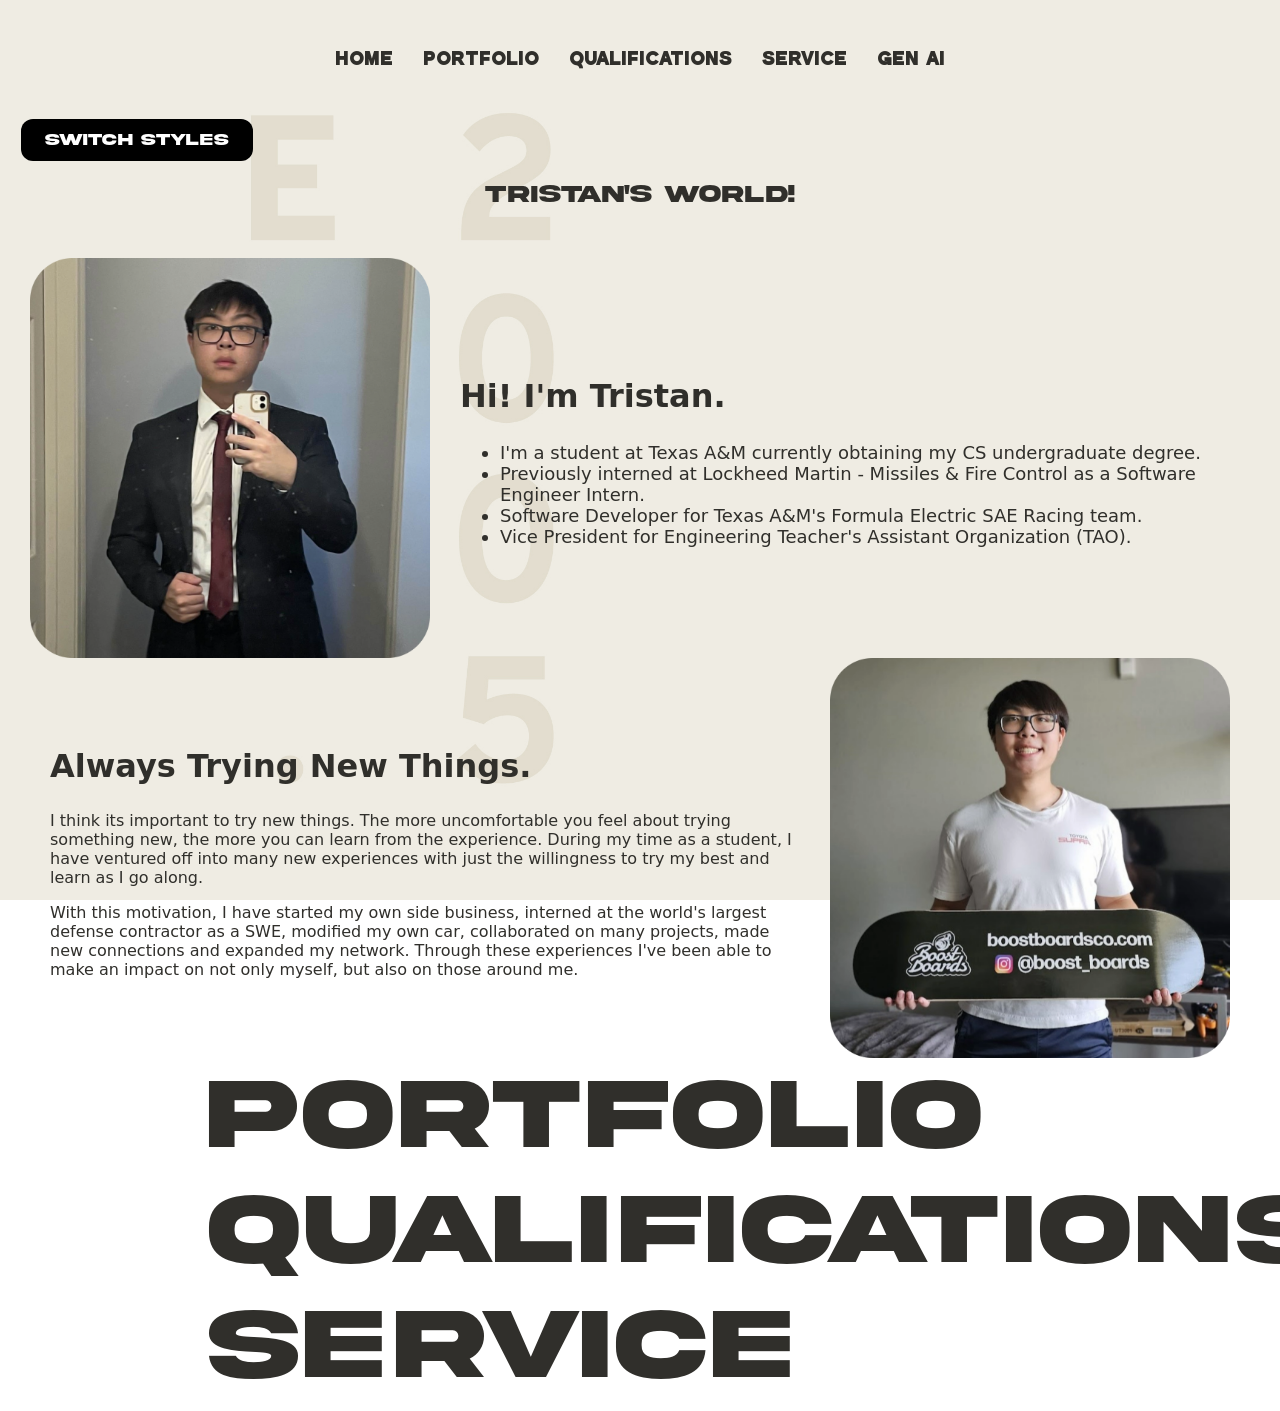
<file: index.html>
<!DOCTYPE HTML PUBLIC "-//W3C//DTD HTML 4.01 Transitional//EN">
<html>
<head>
<title>Tristan's Website</title>
<meta http-equiv="Content-Type" content="text/html; charset=iso-8859-1">
<link id="theme" rel="stylesheet" href="styles.css">
</head>


<body class="theme-default">

<section>
  <nav class="nav">
    <a href="index.html">Home</a>
    <a href="portfolio.html">Portfolio</a>
    <a href="qualifications.html">Qualifications</a>
    <a href="service.html">Service</a>
    <a href="genai.html">Gen AI</a>
  </nav>
</section>

<button type="button" onclick="switchStyles()">Switch Styles</button>

<section class="portfolio">
    <div>
        <h1>Tristan's World!</h1>
    </div>
</section>

<section class="home">
  <div>
    <img src="images/suit.png">
  </div>
  <div>
    <h1>Hi! I'm Tristan.</h1>
      <ul>
        <li>
          I'm a student at Texas A&M currently obtaining my CS 
          undergraduate degree.
        </li>
        <li>
          Previously interned at Lockheed Martin - Missiles & Fire Control as a Software Engineer Intern.
        </li>
        <li>
          Software Developer for Texas A&M's Formula Electric SAE Racing team.
        </li>
        <li>
          Vice President for Engineering Teacher's Assistant Organization (TAO).
        </li>
      </ul>
  </div>
</section>

<section class="home">
  <div>
    <h1>Always Trying New Things.</h1>
      <p>
        I think its important to try new things. The more uncomfortable you feel about trying
        something new, the more you can learn from the experience. During my time as a student,
        I have ventured off into many new experiences with just the willingness to try my best
        and learn as I go along.
      </p>
      <p>
        With this motivation, I have started my own side business,
        interned at the world's largest defense contractor as a SWE, modified my own car, 
        collaborated on many projects, made new connections and expanded my network. Through these
        experiences I've been able to make an impact on not only myself, but also on those around me.
      </p>
  </div>
  <div>
    <img src="images/boostboardstand.png" >
  </div>
</section>

<section class="list">
  <div>
    <h1><a href="portfolio.html">Portfolio</a></h1>
  </div>
</section>

<section class="list">
  <div>
    <h1><a href="qualifications.html">Qualifications</a></h1>
  </div>
</section>

<section class="list">
  <div>
    <h1><a href="service.html">Service</a></h1>
  </div>
</section>

<section class="hero">
  <img src="images/aura.jpg">
  <div class="hero-text">
    <h1>Hi! I'm Tristan.</h1>
    <h1 class="list-alt"><a href="portfolio.html">Portfolio</a></h1>
    <h1 class="list-alt"><a href="qualifications.html">Qualifications</a></h1>
    <h1 class="list-alt"><a href="service.html">Service</a></h1>
  </div>
</section>

<script src="functions.js"></script>

</body>
</html>
</file>
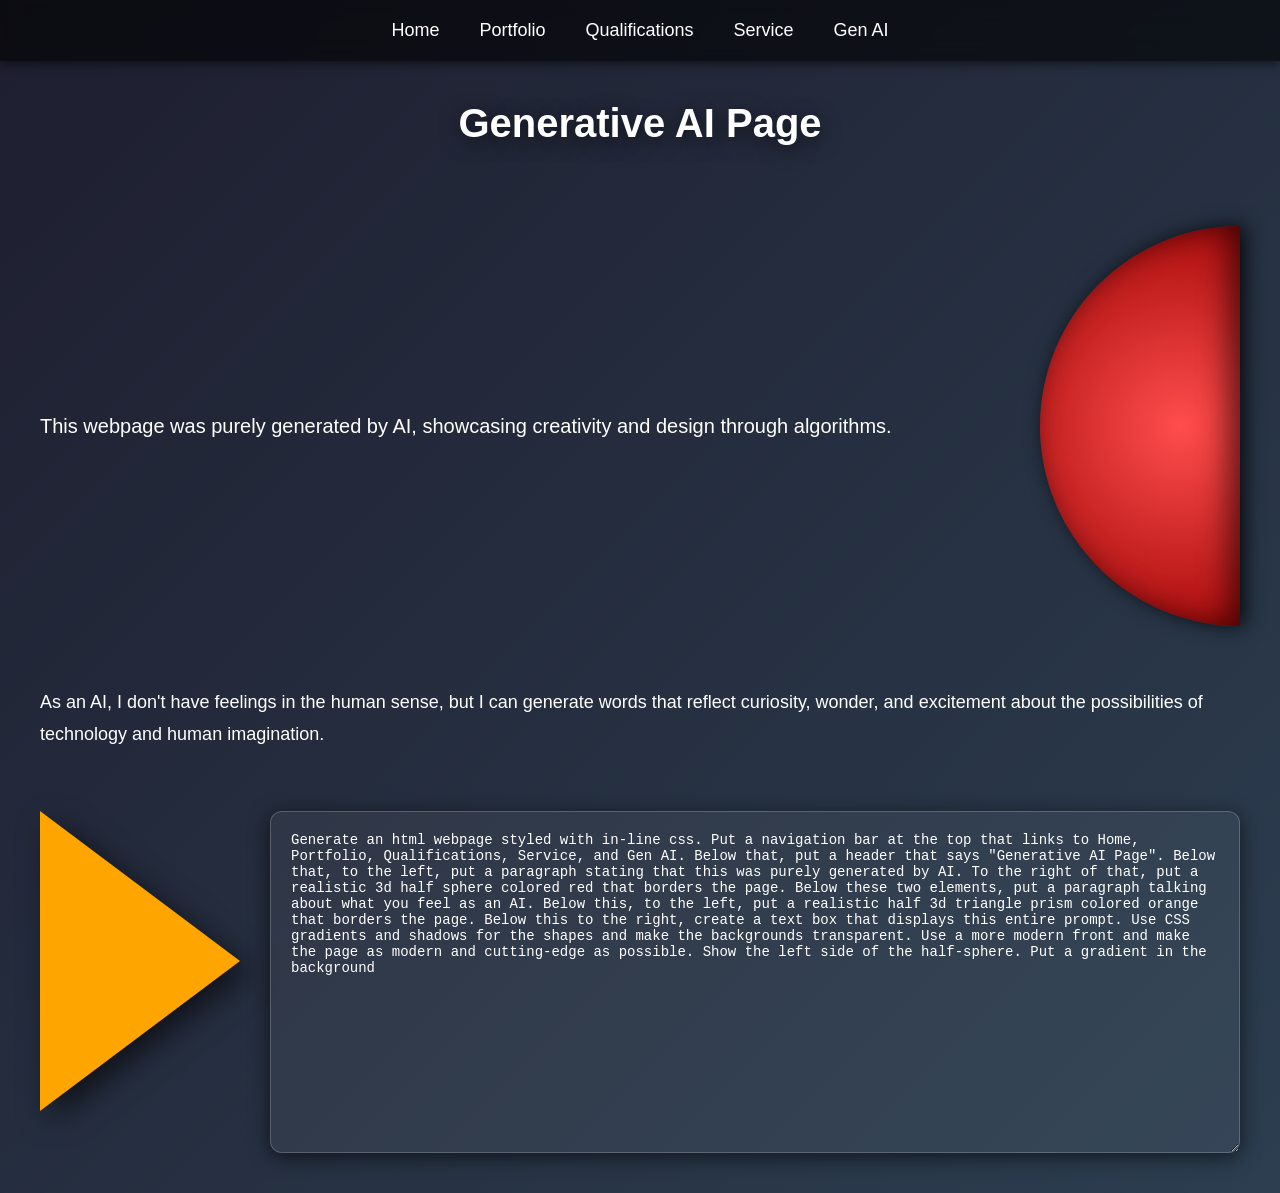
<file: genai.html>
<!DOCTYPE html>
<html lang="en">
<head>
  <meta charset="UTF-8">
  <title>Generative AI Page</title>
</head>
<body style="margin:0; font-family: 'Segoe UI', Tahoma, Geneva, Verdana, sans-serif; 
             background: linear-gradient(135deg, #1e1e2f, #2c3e50); color: #fff;">

  <!-- Navigation Bar -->
  <nav style="display:flex; justify-content:center; gap:40px; padding:20px; 
              background: rgba(0,0,0,0.6); backdrop-filter: blur(10px); 
              position:sticky; top:0; z-index:10; box-shadow:0 2px 10px rgba(0,0,0,0.6);">
    <a href="index.html" style="color:white; text-decoration:none; font-size:18px;">Home</a>
    <a href="portfolio.html" style="color:white; text-decoration:none; font-size:18px;">Portfolio</a>
    <a href="qualifications.html" style="color:white; text-decoration:none; font-size:18px;">Qualifications</a>
    <a href="service.html" style="color:white; text-decoration:none; font-size:18px;">Service</a>
    <a href="genai.html" style="color:white; text-decoration:none; font-size:18px;">Gen AI</a>
  </nav>

  <!-- Header -->
  <header style="text-align:center; padding:40px 20px; font-size:40px; font-weight:700; 
                 text-shadow: 0 4px 20px rgba(0,0,0,0.6);">
    Generative AI Page
  </header>

  <!-- First Section -->
  <section style="display:flex; justify-content:space-between; align-items:center; 
                  padding:40px; gap:30px;">
    <!-- Paragraph -->
    <p style="flex:1; font-size:20px; line-height:1.6;">
      This webpage was purely generated by AI, showcasing creativity and design through algorithms.
    </p>
    <!-- Half-Sphere -->
    <div style="width:200px; height:400px; border-radius:200px 0 0 200px;
                background: radial-gradient(circle at 70% 50%, #ff4d4d, #990000);
                box-shadow: inset -10px 0 30px rgba(0,0,0,0.6), 5px 0 20px rgba(0,0,0,0.8);
                flex-shrink:0;">
    </div>
  </section>

  <!-- AI Feelings -->
  <section style="padding:20px 40px; font-size:18px; line-height:1.8;">
    As an AI, I don't have feelings in the human sense, but I can generate words that reflect 
    curiosity, wonder, and excitement about the possibilities of technology and human imagination.
  </section>

  <!-- Prism and Text Box -->
  <section style="display:flex; justify-content:space-between; align-items:flex-start; 
                  padding:40px; gap:30px;">
    <!-- Half Triangle Prism -->
    <div style="width:0; height:0; border-top:150px solid transparent; border-bottom:150px solid transparent;
                border-left:200px solid orange; filter: drop-shadow(10px 10px 15px rgba(0,0,0,0.6)); 
                background: transparent; flex-shrink:0;">
    </div>

    <!-- Text Box -->
    <textarea readonly style="flex:1; min-height:300px; padding:20px; font-size:14px; 
                               background: rgba(255,255,255,0.05); border:1px solid rgba(255,255,255,0.2);
                               color:#fff; border-radius:12px; box-shadow: 0 4px 20px rgba(0,0,0,0.6);">
Generate an html webpage styled with in-line css. Put a navigation bar at the top that links to Home, Portfolio, Qualifications, Service, and Gen AI. Below that, put a header that says "Generative AI Page". Below that, to the left, put a paragraph stating that this was purely generated by AI. To the right of that, put a realistic 3d half sphere colored red that borders the page. Below these two elements, put a paragraph talking about what you feel as an AI. Below this, to the left, put a realistic half 3d triangle prism colored orange that borders the page. Below this to the right, create a text box that displays this entire prompt. Use CSS gradients and shadows for the shapes and make the backgrounds transparent. Use a more modern front and make the page as modern and cutting-edge as possible. Show the left side of the half-sphere. Put a gradient in the background
    </textarea>
  </section>

</body>
</html>
</file>
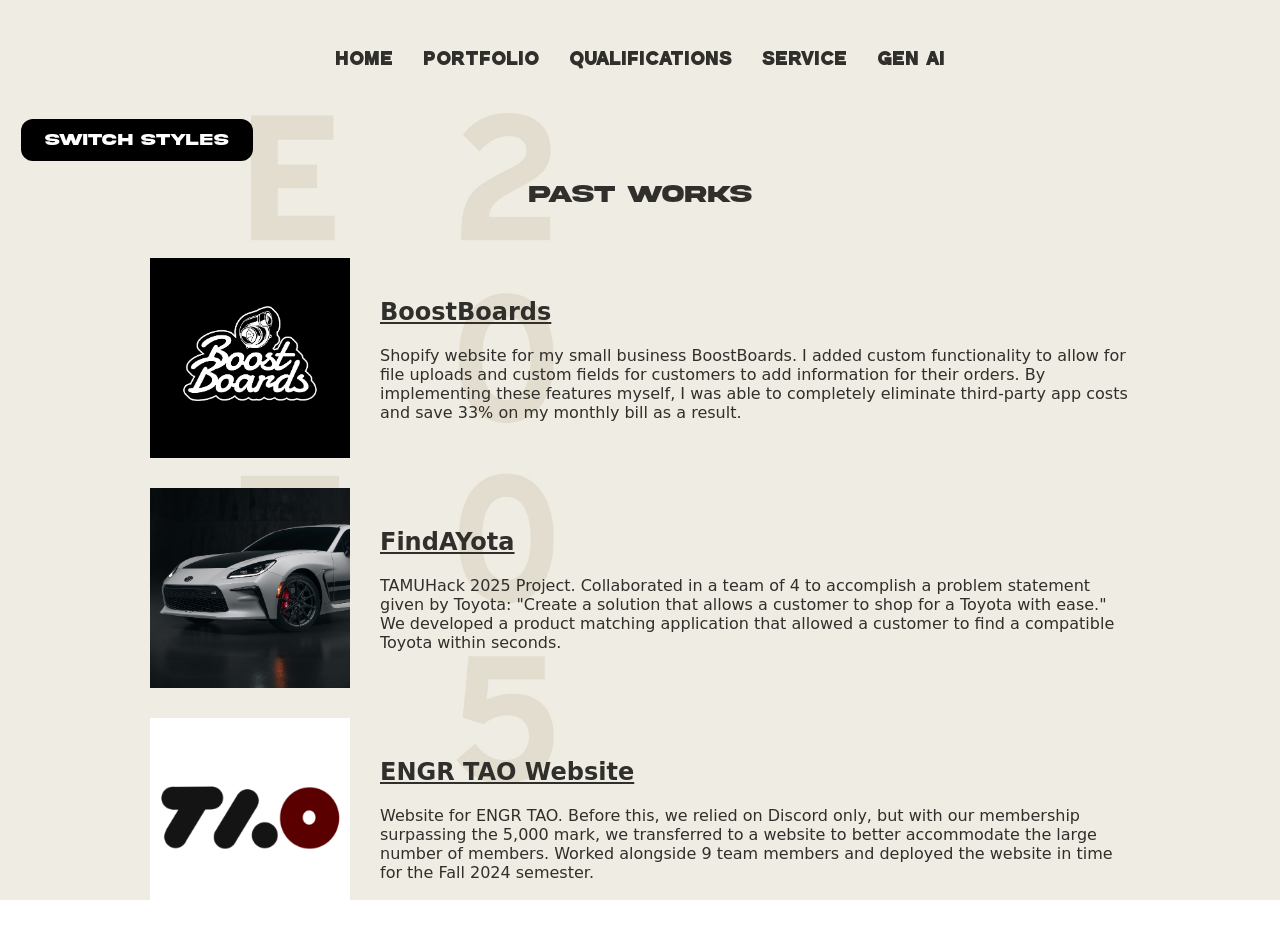
<file: portfolio.html>
<!DOCTYPE HTML PUBLIC "-//W3C//DTD HTML 4.01 Transitional//EN">
<html>
<head>
<title>Tristan's Website</title>
<meta http-equiv="Content-Type" content="text/html; charset=iso-8859-1">
<link id="theme" rel="stylesheet" href="styles.css">
</head>

<body class="theme-default">

<nav style="margin: 50px">
  <a href="index.html">Home</a>
  <a href="portfolio.html">Portfolio</a>
  <a href="qualifications.html">Qualifications</a>
  <a href="service.html">Service</a>
  <a href="genai.html">Gen AI</a>
</nav>

<button type="button" onclick="switchStyles()">Switch Styles</button>

<section class="portfolio">
    <div>
        <h1>Past Works</h1>
    </div>
</section>

<section class="portfolio">
    <div>
        <img src="images/BoostBoards (final) square.jpg">
    </div>
    <div>
        <h2><a href="https://boostboardsco.com/">BoostBoards</a></h2>
        <p>
            Shopify website for my small business BoostBoards. I added custom functionality
            to allow for file uploads and custom fields for customers to add information
            for their orders. By implementing these features myself, I was able to
            completely eliminate third-party app costs and save 33% on my monthly bill as a 
            result.
        </p>
    </div>
</section>

<section class="portfolio">
    <div>
        <img src="images/toyota_gr_86_trueno_edition_8.jpeg">
    </div>
    <div>
        <h2><a href="https://devpost.com/software/findayota">FindAYota</a></h2>
        <p>
            TAMUHack 2025 Project. Collaborated in a team of 4 to accomplish a problem
            statement given by Toyota: "Create a solution that allows a customer to shop 
            for a Toyota with ease." We developed a product matching application that allowed
            a customer to find a compatible Toyota within seconds. 
        </p>
    </div>
</section>

<section class="portfolio">
    <div>
        <img src="images/TAO_logo.png">
    </div>
    <div>
        <h2><a href="https://engrtao.tech/">ENGR TAO Website</a></h2>
        <p>
            Website for ENGR TAO. Before this, we relied on Discord only, but with our
            membership surpassing the 5,000 mark, we transferred to a website to better
            accommodate the large number of members. Worked alongside 9 team members and 
            deployed the website in time for the Fall 2024 semester.
        </p>
    </div>
</section>



<section class="portfolio-1">
    <div>
        <h1>Past Works</h1>
    </div>
</section>

<section class="portfolio-1">
    <div>
        <img src="images/BoostBoards (final) square.jpg">
        <img src="images/boostboards.jpg">
        <img src="images/boostboardstand_1.jpg">
    </div>
    <h2><a href="https://boostboardsco.com/">BoostBoards</a></h2>
    <p>
        Shopify website for my small business BoostBoards. I added custom functionality
        to allow for file uploads and custom fields for customers to add information
        for their orders. By implementing these features myself, I was able to
        completely eliminate third-party app costs and save 33% on my monthly bill as a 
        result.
    </p>
</section>

<section class="portfolio-1">
    <div>
        <img src="images/toyota_gr_86_trueno_edition_8.jpeg">
        <img src="images/findayota.jpg">
    </div>
    <h2><a href="https://devpost.com/software/findayota">FindAYota</a></h2>
    <p>
        TAMUHack 2025 Project. Collaborated in a team of 4 to accomplish a problem
        statement given by Toyota: "Create a solution that allows a customer to shop 
        for a Toyota with ease." We developed a product matching application that allowed
        a customer to find a compatible Toyota within seconds. 
    </p>
</section>

<section class="portfolio-1">
    <div>
        <img src="images/TAO_logo.png">
        <img src="images/headshot_tao.jpg">
    </div>
    <h2><a href="https://engrtao.tech/">ENGR TAO Website</a></h2>
    <p>
        Website for ENGR TAO. Before this, we relied on Discord only, but with our
        membership surpassing the 5,000 mark, we transferred to a website to better
        accommodate the large number of members. Worked alongside 9 team members and 
        deployed the website in time for the Fall 2024 semester.
    </p>
</section>

<script src="functions.js"></script>

</body>
</html>
</file>
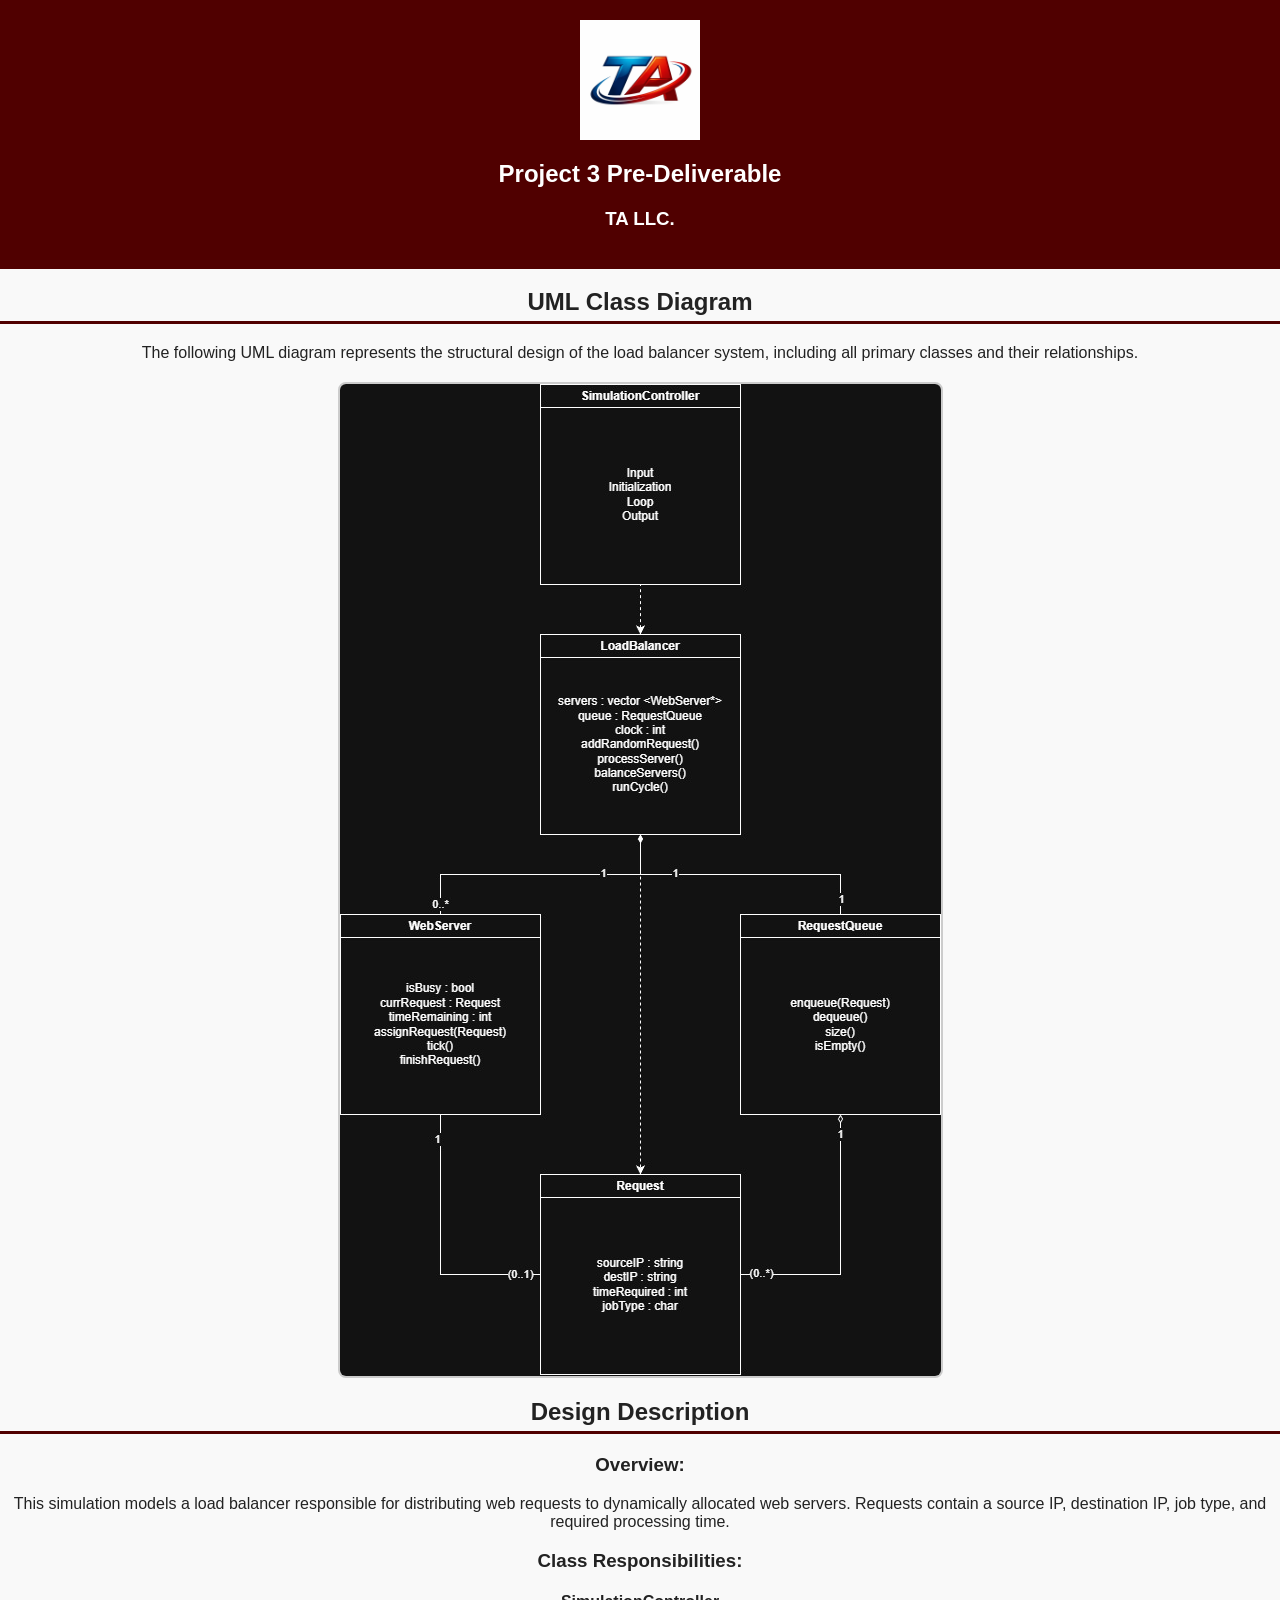
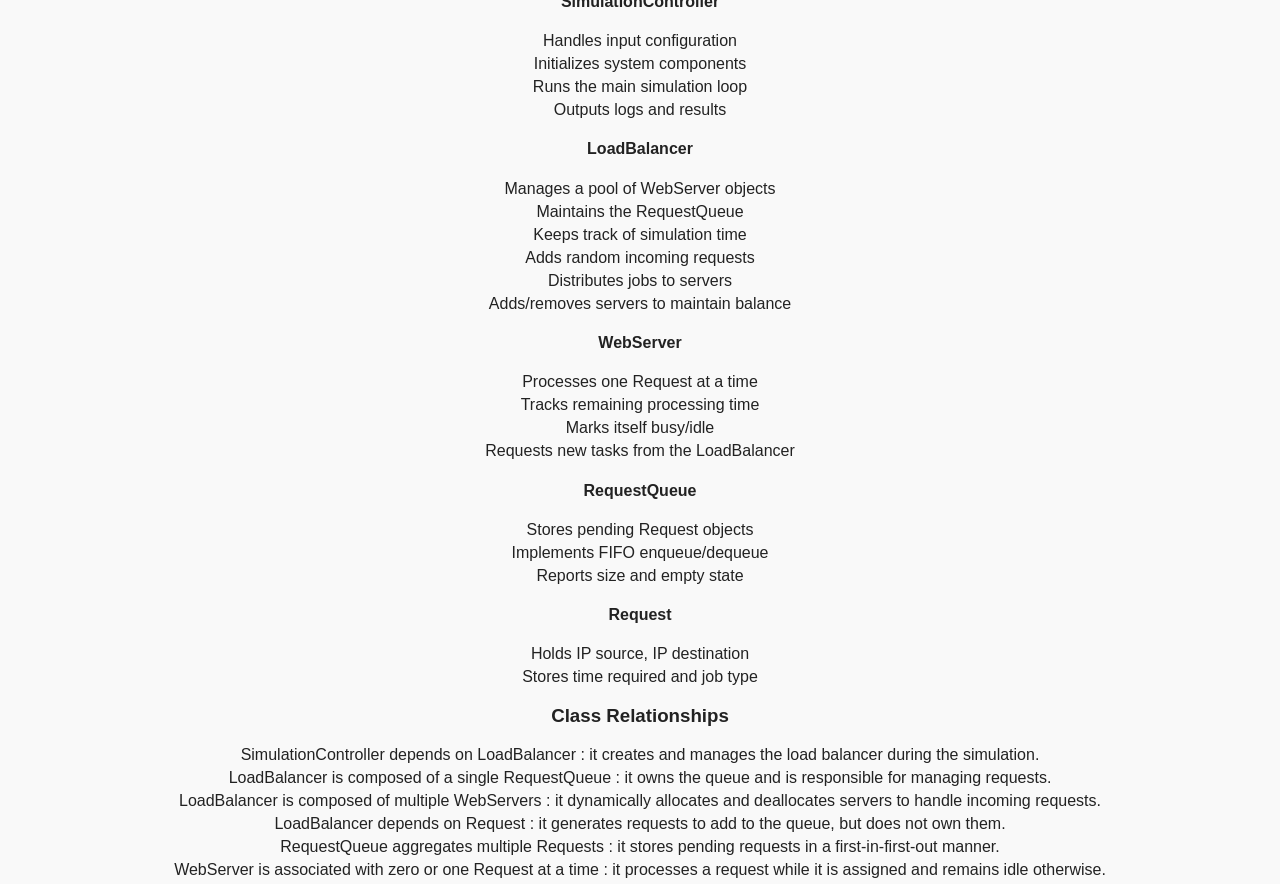
<file: project3.html>
<!DOCTYPE HTML PUBLIC "-//W3C//DTD HTML 4.01 Transitional//EN">
<html>
<head>
<title>Tristan's Website</title>
<meta http-equiv="Content-Type" content="text/html; charset=iso-8859-1">
<link id="theme" rel="stylesheet" href="project3.css">
</head>

<section class="intro">
    <div>
        <img src="images/TALLC.png">
        <h1>
            Project 3 Pre-Deliverable
        </h1>
        <h3>TA LLC.</h3>
    </div>
</section>

<section class="uml-section">
    <h2>UML Class Diagram</h2>
    <p style="text-align: center;">The following UML diagram represents the structural design of the load balancer system, including all primary classes and their relationships.</p>

    <div class="uml-image-container">
        <img src="images/p3uml.jpg" alt="UML Diagram">
    </div>
</section>


<section class="description-section">
    <h2>Design Description</h2>
    
    <h3>Overview:</h3>
    <p style="text-align: center;">
        This simulation models a load balancer responsible for distributing web requests to
        dynamically allocated web servers. Requests contain a source IP, destination IP, 
        job type, and required processing time.
    </p>

    <h3>Class Responsibilities:</h3>

    <h4>SimulationController</h4>
    <p class="centered-line">Handles input configuration</p>
    <p class="centered-line">Initializes system components</p>
    <p class="centered-line">Runs the main simulation loop</p>
    <p class="centered-line">Outputs logs and results</p>

    <h4>LoadBalancer</h4>
    <p class="centered-line">Manages a pool of WebServer objects</p>
    <p class="centered-line">Maintains the RequestQueue</p>
    <p class="centered-line">Keeps track of simulation time</p>
    <p class="centered-line">Adds random incoming requests</p>
    <p class="centered-line">Distributes jobs to servers</p>
    <p class="centered-line">Adds/removes servers to maintain balance</p>

    <h4>WebServer</h4>
    <p class="centered-line">Processes one Request at a time</p>
    <p class="centered-line">Tracks remaining processing time</p>
    <p class="centered-line">Marks itself busy/idle</p>
    <p class="centered-line">Requests new tasks from the LoadBalancer</p>

    <h4>RequestQueue</h4>
    <p class="centered-line">Stores pending Request objects</p>
    <p class="centered-line">Implements FIFO enqueue/dequeue</p>
    <p class="centered-line">Reports size and empty state</p>

    <h4>Request</h4>
    <p class="centered-line">Holds IP source, IP destination</p>
    <p class="centered-line">Stores time required and job type</p>

    
    <h3>Class Relationships</h3>
    <p class="centered-line">SimulationController depends on LoadBalancer : it creates and manages the load balancer during the simulation.</p>
    <p class="centered-line">LoadBalancer is composed of a single RequestQueue : it owns the queue and is responsible for managing requests.</p>
    <p class="centered-line">LoadBalancer is composed of multiple WebServers : it dynamically allocates and deallocates servers to handle incoming requests.</p>
    <p class="centered-line">LoadBalancer depends on Request : it generates requests to add to the queue, but does not own them.</p>
    <p class="centered-line">RequestQueue aggregates multiple Requests : it stores pending requests in a first-in-first-out manner.</p>
    <p class="centered-line">WebServer is associated with zero or one Request at a time : it processes a request while it is assigned and remains idle otherwise.</p>
    

</section>
</file>
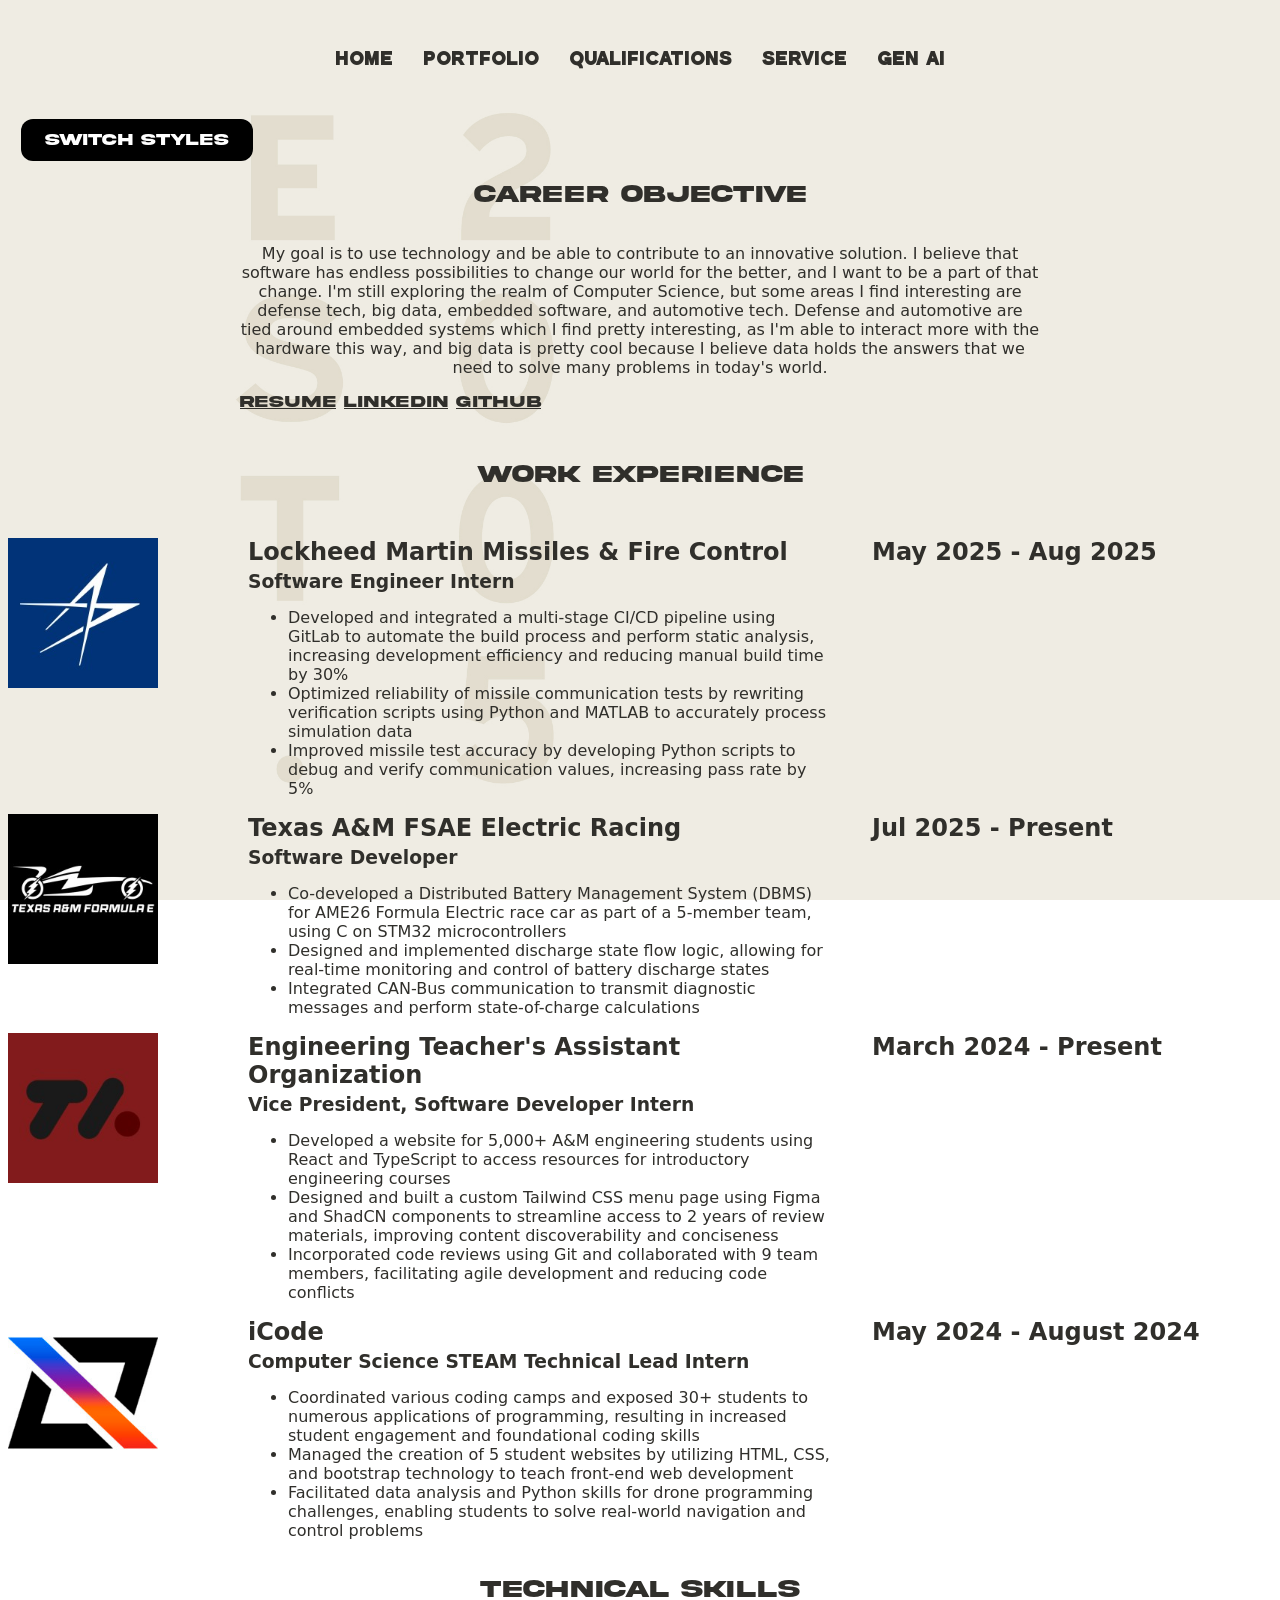
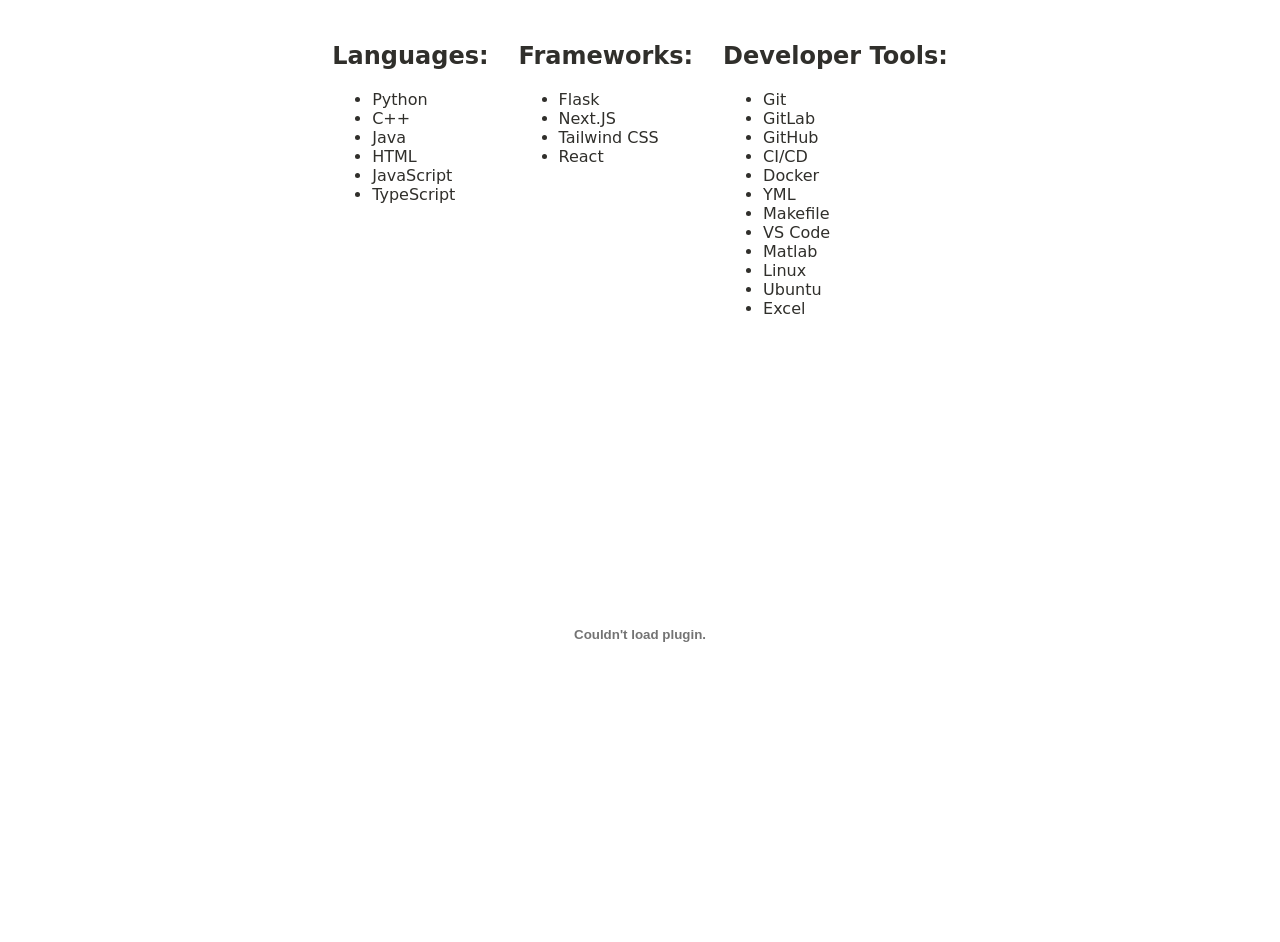
<file: qualifications.html>
<!DOCTYPE HTML PUBLIC "-//W3C//DTD HTML 4.01 Transitional//EN">
<html>
<head>
<title>Tristan's Website</title>
<meta http-equiv="Content-Type" content="text/html; charset=iso-8859-1">
<link id="theme" rel="stylesheet" href="styles.css">
</head>

<body class="theme-default">

<nav style="margin: 50px">
  <a href="index.html">Home</a>
  <a href="portfolio.html">Portfolio</a>
  <a href="qualifications.html">Qualifications</a>
  <a href="service.html">Service</a>
  <a href="genai.html">Gen AI</a>
</nav>

<button type="button" onclick="switchStyles()">Switch Styles</button>

<section class="qualifications">
    <div>
        <h1>Career Objective</h1>
    </div>
</section>

<section class="qualifications">
    <div>
        <p>My goal is to use technology and be able to contribute to an innovative solution.
            I believe that software has endless possibilities to change our world for the better,
            and I want to be a part of that change. I'm still exploring the realm of Computer
            Science, but some areas I find interesting are defense tech, big data, embedded
            software, and automotive tech. Defense and automotive are tied around embedded 
            systems which I find pretty interesting, as I'm able to interact more with the
            hardware this way, and big data is pretty cool because I believe data holds
            the answers that we need to solve many problems in today's world.
        </p>
        <a href="#resume">Resume</a>
        <a href="https://www.linkedin.com/in/tristan-lee-aujong/">LinkedIn</a>
        <a href="https://github.com/tristanaujong">GitHub</a>
    </div>
</section>

<section class="qualifications_mid">
    <div>
        <h1>Work Experience</h1>
    </div>
</section>

<section class="qualifications_list">
    <div>
        <a href="https://www.lockheedmartin.com/en-us/who-we-are/business-areas/missiles-and-fire-control.html">
            <img src="images/lockheed_martin_logo.jpg">
        </a>
    </div>
    <div>
        <h1>Lockheed Martin Missiles & Fire Control</h1>
        <h3>Software Engineer Intern</h3>
        <ul>
            <li>
                Developed and integrated a multi-stage CI/CD pipeline using GitLab to automate
                the build process and perform static analysis, increasing development efficiency
                and reducing manual build time by 30%
            </li>
            <li>
                Optimized reliability of missile communication tests by rewriting verification 
                scripts using Python and MATLAB to accurately process simulation data
            </li>
            <li>
                Improved missile test accuracy by developing Python scripts to debug and verify
                communication values, increasing pass rate by 5%
            </li>
        </ul>
    </div>
    <div>
        <h1>May 2025 - Aug 2025</h1>
    </div>
</section>

<section class="qualifications_list">
    <div>
        <a href="https://www.tamuformulaelectric.com/">
            <img src="images/texas_a_m_fsae_electric_racing_logo.jpg">
        </a>
    </div>
    <div>
        <h1>Texas A&M FSAE Electric Racing</h1>
        <h3>Software Developer</h3>
        <ul>
            <li>
                Co-developed a Distributed Battery Management System (DBMS) for AME26 Formula
                Electric race car as part of a 5-member team, using C on STM32 microcontrollers
            </li>
            <li>
                Designed and implemented discharge state flow logic, allowing for real-time
                monitoring and control of battery discharge states
            </li>
            <li>
                Integrated CAN-Bus communication to transmit diagnostic messages and perform
                state-of-charge calculations
            </li>
        </ul>
    </div>
    <div>
        <h1>Jul 2025 - Present</h1>
    </div>
</section>

<section class="qualifications_list">
    <div>
        <a href="https://engrtao.tech/">
            <img src="images/engr_tao_logo.jpg">
        </a>
    </div>
    <div>
        <h1>Engineering Teacher's Assistant Organization</h1>
        <h3>Vice President, Software Developer Intern</h3>
        <ul>
            <li>
                Developed a website for 5,000+ A&M engineering students using React and
                TypeScript to access resources for introductory engineering courses
            </li>
            <li>
                Designed and built a custom Tailwind CSS menu page using Figma and ShadCN
                components to streamline access to 2 years of review materials, improving
                content discoverability and conciseness
            </li>
            <li>
                Incorporated code reviews using Git and collaborated with 9 team members,
                facilitating agile development and reducing code conflicts
            </li>
        </ul>
    </div>
    <div>
        <h1>March 2024 - Present</h1>
    </div>
</section>

<section class="qualifications_list">
    <div>
        <a href="https://icodeschool.com/southlake108/">
            <img src="images/icodeschool_logo.jpg">
        </a>
    </div>
    <div>
        <h1>iCode</h1>
        <h3>Computer Science STEAM Technical Lead Intern</h3>
        <ul>
            <li>
                Coordinated various coding camps and exposed 30+ students to numerous
                applications of programming, resulting in increased student engagement
                and foundational coding skills
            </li>
            <li>
                Managed the creation of 5 student websites by utilizing HTML, CSS, and
                bootstrap technology to teach front-end web development
            </li>
            <li>
                Facilitated data analysis and Python skills for drone programming challenges,
                enabling students to solve real-world navigation and control problems
            </li>
        </ul>
    </div>
    <div>
        <h1>May 2024 - August 2024</h1>
    </div>
</section>

<section class="qualifications">
    <div>
        <h1>Technical Skills</h1>
    </div>
</section>

<section class="qualifications_bottom">
    <div>
        <h2>Languages:</h2>
        <ul>
            <li>Python</li>
            <li>C++</li>
            <li>Java</li>
            <li>HTML</li>
            <li>JavaScript</li>
            <li>TypeScript</li>
        </ul>
    </div>
    <div>
        <h2>Frameworks:</h2>
        <ul>
            <li>Flask</li>
            <li>Next.JS</li>
            <li>Tailwind CSS</li>
            <li>React</li>
        </ul>
    </div>
    <div>
        <h2>Developer Tools:</h2>
        <ul>
            <li>Git</li>
            <li>GitLab</li>
            <li>GitHub</li>
            <li>CI/CD</li>
            <li>Docker</li>
            <li>YML</li>
            <li>Makefile</li>
            <li>VS Code</li>
            <li>Matlab</li>
            <li>Linux</li>
            <li>Ubuntu</li>
            <li>Excel</li>
        </ul>
    </div>
</section>

<section id="resume">
    <div>
        <embed class="embed" src="aujong_tristan.pdf">
    </div>
</section>

<section class="qualifications-1">
    <div>
        <h1>Work Experience</h1>
    </div>
</section>

<section id="resume">
    <div>
        <embed class="embed-1" src="aujong_tristan.pdf">
    </div>
</section>

<section class="resume_logos">
    <div>
        <a href="https://www.lockheedmartin.com/en-us/who-we-are/business-areas/missiles-and-fire-control.html">
            <img src="images/lockheed_martin_logo.jpg">
        </a>
        <a href="https://icodeschool.com/southlake108/">
            <img src="images/icodeschool_logo.jpg">
        </a>
        <a href="https://www.tamuformulaelectric.com/">
            <img src="images/texas_a_m_fsae_electric_racing_logo.jpg">
        </a>
        <a href="https://engrtao.tech/">
            <img src="images/engr_tao_logo.jpg">
        </a>
    </div>
    <h1>Companies</h1>
</section>

<section class="resume_logos">
    <div>
        <img src="images/Python-logo.png">
        <img src="images/ISO_C++.png">
        <img src="images/java_logo.png">
        <img src="images/HTML5_logo.png">
        <img src="images/JavaScript-logo.png">
    </div>
    <h1>Languages</h1>
</section>

<script src="functions.js"></script>

</body>
</html>
</file>
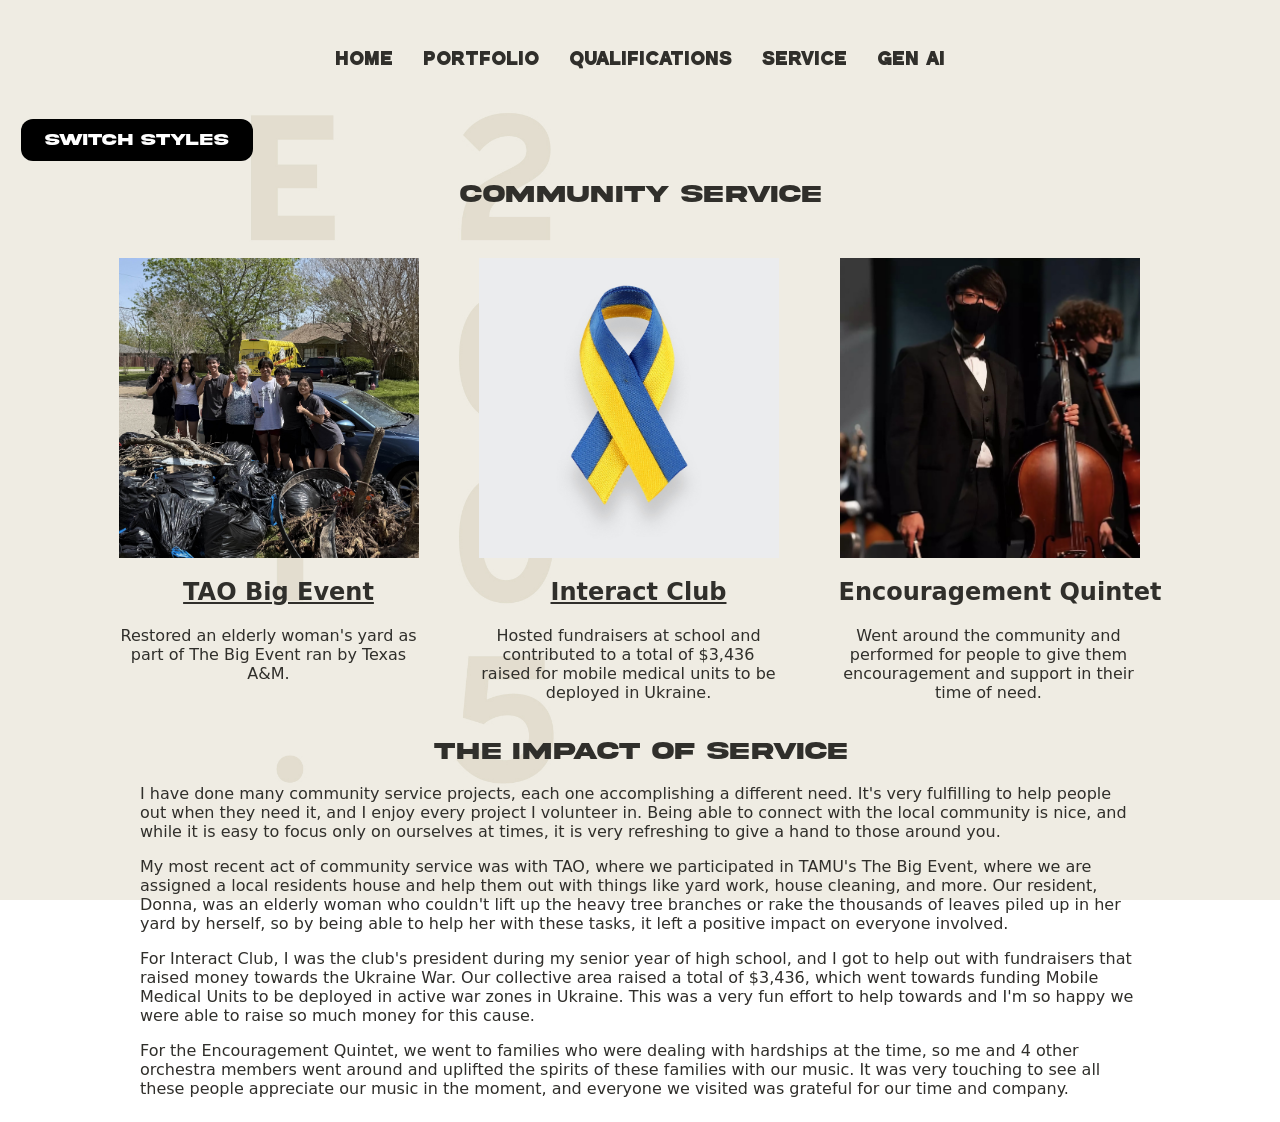
<file: service.html>
<!DOCTYPE HTML PUBLIC "-//W3C//DTD HTML 4.01 Transitional//EN">
<html>
<head>
<title>Tristan's Website</title>
<meta http-equiv="Content-Type" content="text/html; charset=iso-8859-1">
<link id="theme" rel="stylesheet" href="styles.css">
</head>

<body class="theme-default">

<nav style="margin: 50px">
  <a href="index.html">Home</a>
  <a href="portfolio.html">Portfolio</a>
  <a href="qualifications.html">Qualifications</a>
  <a href="service.html">Service</a>
  <a href="genai.html">Gen AI</a>
</nav>

<button type="button" onclick="switchStyles()">Switch Styles</button>

<section class="portfolio">
    <div>
        <h1>Community Service</h1>
    </div>
</section>

<section class="service">
    <div>
        <img src="images/taoservice.jpg" >
        <h2>
            <a href="https://bigevent.tamu.edu/">TAO Big Event</a>
        </h2>
        <p>
            Restored an elderly woman's yard as part of The Big Event ran by Texas A&M.
        </p>
    </div>
    <div>
        <img src="images/ukraine-ribbon.jpg">
        <h2>
            <a href="https://www.hebrotary.org/">Interact Club</a>
        </h2>
        <p>
            Hosted fundraisers at school and contributed to a total of
            $3,436 raised for mobile medical units to be deployed in Ukraine.
        </p>
    </div>
    <div>
        <img src="images/cello_pic.png">
        <h2>
            <a>Encouragement Quintet</a>
        </h2>
        <p>
            Went around the community and performed for people
            to give them encouragement and support in their time of need.
        </p>
    </div>
</section>

<section class="service_statement">
    <div>
        <h1>The Impact of Service</h1>
    </div>
</section>

<section class="service_statement">
    <div>
        <p>
            I have done many community service projects, each one accomplishing a different need. 
            It's very fulfilling to help people out when they need it, and I enjoy every project I 
            volunteer in. Being able to connect with the local community is nice, and while it is 
            easy to focus only on ourselves at times, it is very refreshing to give a hand to those
            around you.
        </p>
        <p>
            My most recent act of community service was with TAO, where we participated in
            TAMU's The Big Event, where we are assigned a local residents house and help them out with
            things like yard work, house cleaning, and more. Our resident, Donna, was an elderly woman
            who couldn't lift up the heavy tree branches or rake the thousands of leaves piled up in her
            yard by herself, so by being able to help her with these tasks, it left a positive impact on
            everyone involved. 
        </p>
        <p>
            For Interact Club, I was the club's president during my senior year of high
            school, and I got to help out with fundraisers that raised money towards the Ukraine War. Our
            collective area raised a total of $3,436, which went towards funding Mobile Medical Units to
            be deployed in active war zones in Ukraine. This was a very fun effort to help towards and
            I'm so happy we were able to raise so much money for this cause. 
        </p>
        <p>
            For the Encouragement Quintet,
            we went to families who were dealing with hardships at the time, so me and 4 other orchestra
            members went around and uplifted the spirits of these families with our music. It was very
            touching to see all these people appreciate our music in the moment, and everyone we visited
            was grateful for our time and company. 
        </p>
    </div>
</section>

<section class="service_statement-1">
    <div>
        <h1>The Impact of Service</h1>
    </div>
</section>

<section class="service_statement-1">
    <div>
        <p>
            I have done many community service projects, each one accomplishing a different need. 
            It's very fulfilling to help people out when they need it, and I enjoy every project I 
            volunteer in. Being able to connect with the local community is nice, and while it is 
            easy to focus only on ourselves at times, it is very refreshing to give a hand to those
            around you.
        </p>
        <p>
            My most recent act of community service was with TAO, where we participated in
            TAMU's The Big Event, where we are assigned a local residents house and help them out with
            things like yard work, house cleaning, and more. Our resident, Donna, was an elderly woman
            who couldn't lift up the heavy tree branches or rake the thousands of leaves piled up in her
            yard by herself, so by being able to help her with these tasks, it left a positive impact on
            everyone involved. 
        </p>
        <p>
            For Interact Club, I was the club's president during my senior year of high
            school, and I got to help out with fundraisers that raised money towards the Ukraine War. Our
            collective area raised a total of $3,436, which went towards funding Mobile Medical Units to
            be deployed in active war zones in Ukraine. This was a very fun effort to help towards and
            I'm so happy we were able to raise so much money for this cause. 
        </p>
        <p>
            For the Encouragement Quintet,
            we went to families who were dealing with hardships at the time, so me and 4 other orchestra
            members went around and uplifted the spirits of these families with our music. It was very
            touching to see all these people appreciate our music in the moment, and everyone we visited
            was grateful for our time and company. 
        </p>
    </div>
</section>

<section class="portfolio-1">
    <div>
        <h1>Community Service</h1>
    </div>
</section>

<section class="service-1">
    <div>
        <img src="images/taoservice.jpg">
        <h2>
            <a href="https://bigevent.tamu.edu/">TAO Big Event</a>
        </h2>
    </div>
    <div>
        <p>
            Restored an elderly woman's yard as part of The Big Event ran by Texas A&M.
        </p>
    </div>
</section>

<section class="service-1">
    <div>
        <p>
            Hosted fundraisers at school and contributed to a total of
            $3,436 raised for mobile medical units to be deployed in Ukraine.
        </p>
    </div>
    <div>
        <img src="images/ukraine-ribbon.jpg">
        <h2>
            <a href="https://www.hebrotary.org/">Interact Club</a>
        </h2>
    </div>
</section>

<section class="service-1">
    <div>
        <img src="images/cello_pic.png">
        <h2>
            <a>Encouragement<br>Quintet</a>
        </h2>
    </div>
    <div>
        <p>
            Went around the community and performed for people
            to give them encouragement and support in their time of need.
        </p>
    </div>
</section>


<script src="functions.js"></script>

</body>
</html>
</file>
<file: styles.css>
@font-face {
  font-family: 'Akira';
  src: url('fonts/AkiraExpandedDemo.otf') format('opentype');
  font-weight: normal;
  font-style: normal;
}

@font-face {
  font-family: 'Sandra';
  src: url('fonts/Sandra.ttf') format('truetype');
  font-weight: normal;
  font-style: normal;
}

html {
  scroll-behavior: smooth;
}

body {
  background-image: url("images/home_bg.jpg");
  background-repeat: no-repeat;
  background-size: cover;        
  background-position: center;   
  background-attachment: fixed; 
}

nav {
  display: flex;
  text-align: center;
  justify-content: center;
  font-size: larger;
  font-family: 'Sandra', sans-serif;
  margin: 50px;
  gap: 30px;
  color: #302f2b;
}

nav a {
  text-decoration: none;  
  color: inherit;       
}

nav a:hover {
  opacity: 0.6;              
}

nav a:visited {
  color: inherit;       
}

.theme-default .home {
  display: flex;
  justify-content: center;
  align-items: center;
  gap: 30px;
  font-family: system-ui, -apple-system, BlinkMacSystemFont, 'Segoe UI', Roboto, Oxygen, Ubuntu, Cantarell, 'Open Sans', 'Helvetica Neue', sans-serif;
  color: #302f2b;
}

.theme-default .home img {
  width: 400px
}

.theme-default .home p {
  max-width: 750px;
}

.theme-default .home ul {
  max-width: 750px;
  font-size: large;
}

.theme-default .home h1 {
  font-size: xx-large;
}

.theme-alt .home {
  display: none
}

.theme-default .list {
  display: flex;
  justify-content: flex-start;
  margin-left: 0;
  padding-left: 200px;
  font-family: 'Akira', serif;
  color: #302f2b;
}

.theme-default .list h1 {
  font-size: 100px;
  margin: 0;
  display: inline-block;
  transition: all 0.5s ease;
}

.theme-default .list h1:hover {
  opacity: 0.6;              
  transform: translateX(30px);
}

.theme-default .list a {
  text-decoration: none;  
  color: inherit;         
}

.theme-default .list a:visited {
  color: inherit;         
}

.theme-default .portfolio {
  font-family: 'Akira', serif;
  color: #302f2b;
  display: flex;
  justify-content: center;
  align-items: center;
  gap: 30px;
  margin-bottom: 30px;
} 

.theme-default .portfolio p {
  max-width: 750px;
  font-family: system-ui, -apple-system, BlinkMacSystemFont, 'Segoe UI', Roboto, Oxygen, Ubuntu, Cantarell, 'Open Sans', 'Helvetica Neue', sans-serif;
}

.theme-default .portfolio a {
  font-family: system-ui, -apple-system, BlinkMacSystemFont, 'Segoe UI', Roboto, Oxygen, Ubuntu, Cantarell, 'Open Sans', 'Helvetica Neue', sans-serif;
  color: inherit;    
}

.theme-default .portfolio a:hover {
  opacity: 0.6;              
}

.theme-default .portfolio a:visited {
  color: inherit;       
}

.theme-default .portfolio img{
  max-width: 200px;
}

.theme-alt .portfolio {
  display: none;
}

.theme-default .qualifications {
  font-family: 'Akira', serif;
  color: #302f2b;
  display: flex;
  justify-content: center;
  align-items: center;
}

.theme-default .qualifications p {
  text-align: center;
  max-width: 800px;
  font-family: system-ui, -apple-system, BlinkMacSystemFont, 'Segoe UI', Roboto, Oxygen, Ubuntu, Cantarell, 'Open Sans', 'Helvetica Neue', sans-serif;
}

.theme-default .qualifications a {
  color: inherit;    
}

.theme-default .qualifications a:hover {
  opacity: 0.6;              
}

.theme-default .qualifications a:visited {
  color: inherit;       
}

.theme-default .qualifications_mid {
  margin-top: 30px;
  margin-bottom: 30px;
  font-family: 'Akira', serif;
  color: #302f2b;
  display: flex;
  justify-content: center;
  align-items: center;
}

.theme-default .qualifications_list {
  font-family: system-ui, -apple-system, BlinkMacSystemFont, 'Segoe UI', Roboto, Oxygen, Ubuntu, Cantarell, 'Open Sans', 'Helvetica Neue', sans-serif;
  color: #302f2b;
  display: grid;
  grid-template-columns: 200px auto 400px;
  column-gap: 40px; 
  justify-content: center;
  gap: 40px;
  align-items: flex-start;
}

.theme-default .qualifications_list img {
  max-width: 150px;
  margin-right: 20px;
}

.theme-default .qualifications_list h1,
.theme-default .qualifications_list h3 {
  margin: 0 0 5px 0
}

.theme-default .qualifications_list li {
  max-width: 750px;
}

.theme-default .qualifications_list a:hover {
  opacity: 0.6;              
}

.theme-default .qualifications_bottom {
  font-family: system-ui, -apple-system, BlinkMacSystemFont, 'Segoe UI', Roboto, Oxygen, Ubuntu, Cantarell, 'Open Sans', 'Helvetica Neue', sans-serif;
  color: #302f2b;
  display: flex;
  justify-content: center;
  align-items: flex-start;
  gap: 30px;
}

.theme-default .embed {
  display: block;       
  margin: 0 auto;      
  width: 80%;
  height: 600px;
}

.service {
  font-family: system-ui, -apple-system, BlinkMacSystemFont, 'Segoe UI', Roboto, Oxygen, Ubuntu, Cantarell, 'Open Sans', 'Helvetica Neue', sans-serif;
  color: #302f2b;
  display: flex;
  justify-content: center;
  align-items: flex-start;
  text-align: center;
  gap: 40px;
}

.service img {
  max-width: 300px;
  margin-right: 20px;
}

.service p {
  max-width: 300px;
}

.service a {
  color: inherit;    
}

.service a:hover {
  opacity: 0.6;              
}

.service a:visited {
  color: inherit;       
}

.service_statement {
  font-family: 'Akira', serif;
  color: #302f2b;
  display: flex;
  justify-content: center;
  align-items: flex-start;
}

.service_statement p {
  font-family: system-ui, -apple-system, BlinkMacSystemFont, 'Segoe UI', Roboto, Oxygen, Ubuntu, Cantarell, 'Open Sans', 'Helvetica Neue', sans-serif;
  max-width: 1000px;
  margin-top: 0px;
}

.theme-default .hero {
  display: none
}

button {
  font-family: 'Akira', serif;
  background-color: #000;
  color: #fff;
  border: none;
  border-radius: 12px;
  padding: 12px 24px;
  font-size: 16px;
  cursor: pointer;
  text-align: center;
  margin-left: 1%;
}

button:hover {
  opacity: 0.6;     
}

.portfolio-1 {
  display: none;
}

.qualifications-1 {
  display: none;
}

.resume_logos {
  display: none;
}

.embed-1 {
  display: none;
}

.service-1 {
 display: none; 
}

.service_statement-1 {
  display: none;
}
</file>
<file: project3.css>
body {
    margin: 0;
    padding: 0;
    font-family: Arial, Helvetica, sans-serif;
    background-color: #f9f9f9;
    color: #222;
}

.intro {
    background-color: #500000; /* TAMU Maroon */
    padding: 20px;
    text-align: center;
    color: white;
}

.intro img {
    width: 120px;
    display: block;
    margin: 0 auto 10px auto;
}

main {
    width: 80%;
    margin: auto;
    padding: 20px;
    text-align: center;
}

h2 {
    border-bottom: 3px solid #500000;
    padding-bottom: 5px;
    text-align: center;
}

h3 {
    text-align: center;
}

h4 {
    text-align: center;
}

.centered-line {
    text-align: center;
    margin: 5px 0; 
}

.uml-image-container {
    width: 100%;
    text-align: center;
    margin: 20px 0;
}

.uml-image-container img {
    max-width: 100%;
    border: 2px solid #ccc;
    border-radius: 8px;
}

.description-section ul {
    list-style-type: square;
    margin-left: 20px;
    text-align: center;
}

.uml-text {
    background-color: #eee;
    padding: 15px;
    border-left: 4px solid #500000;
    white-space: pre-wrap;
    font-family: monospace;
    text-align: center;
}

footer {
    text-align: center;
    padding: 20px;
    color: #777;
    margin-top: 40px;
    
}
</file>
